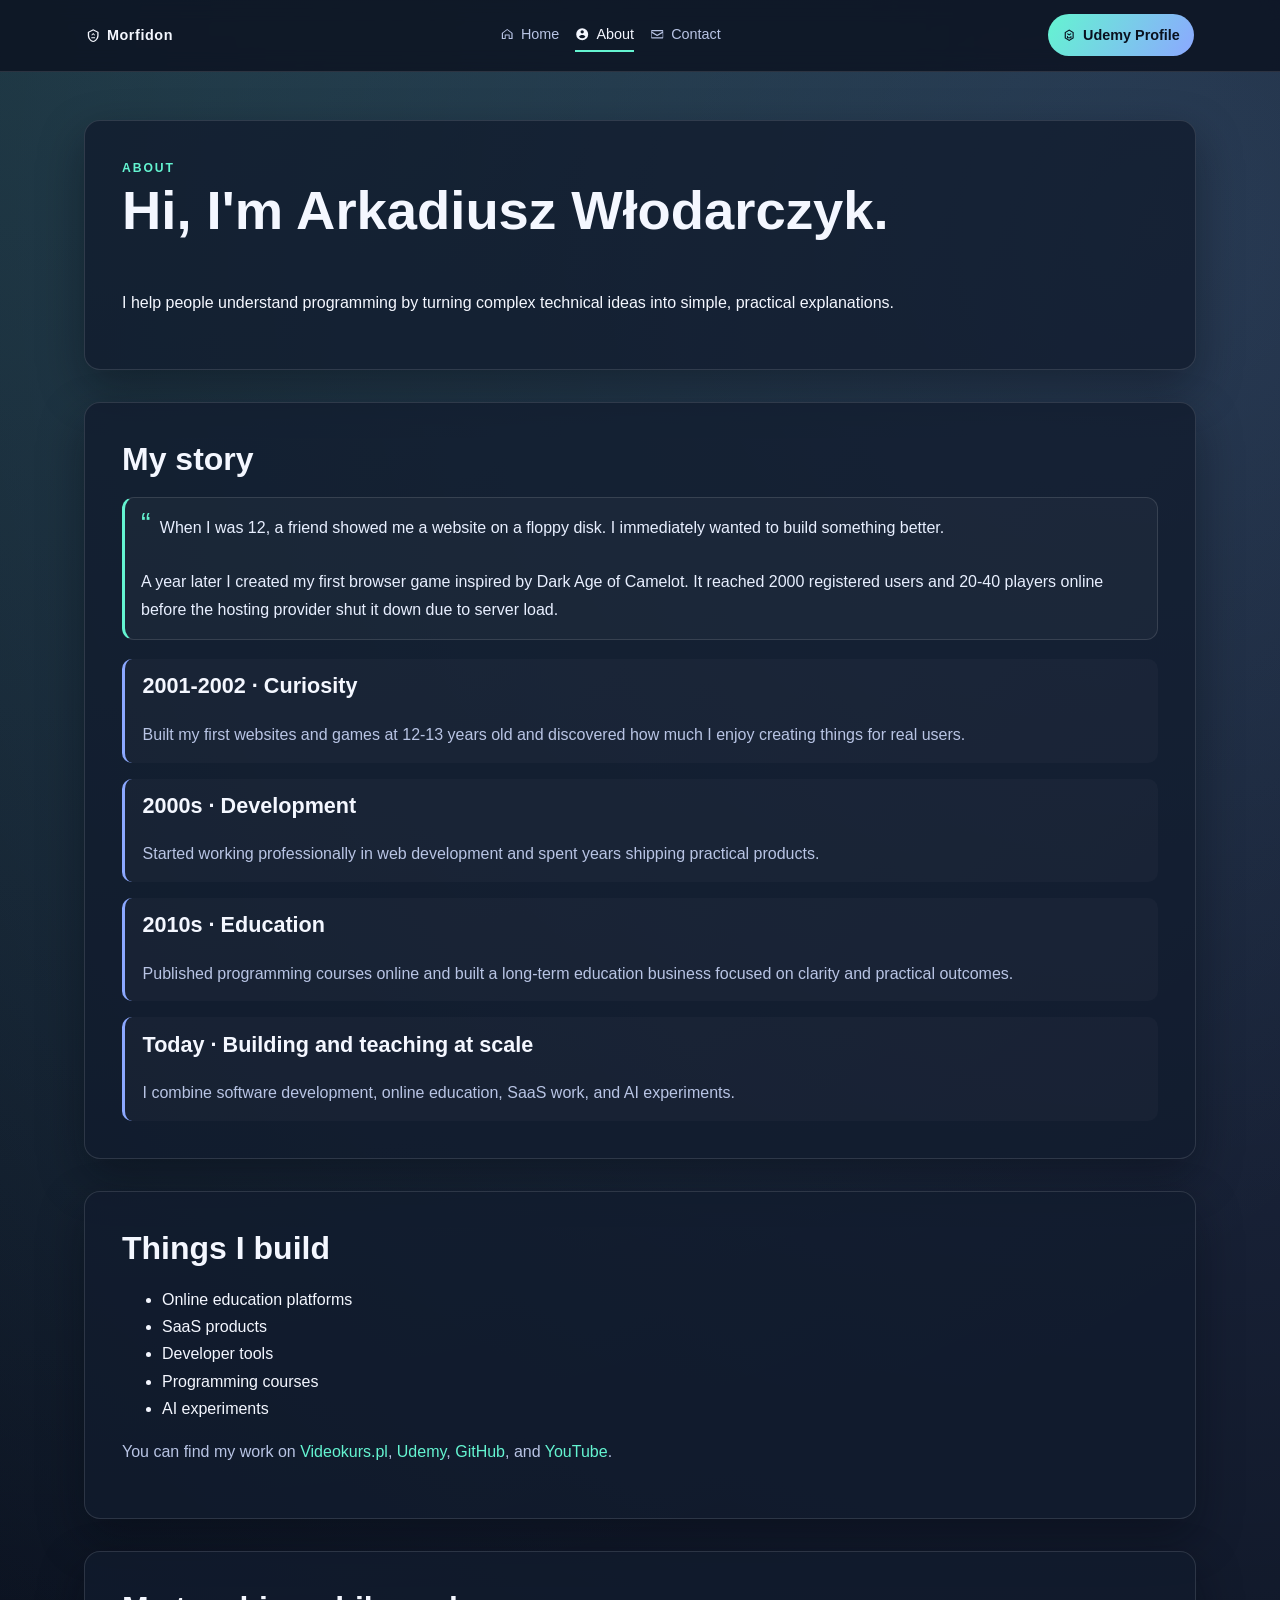
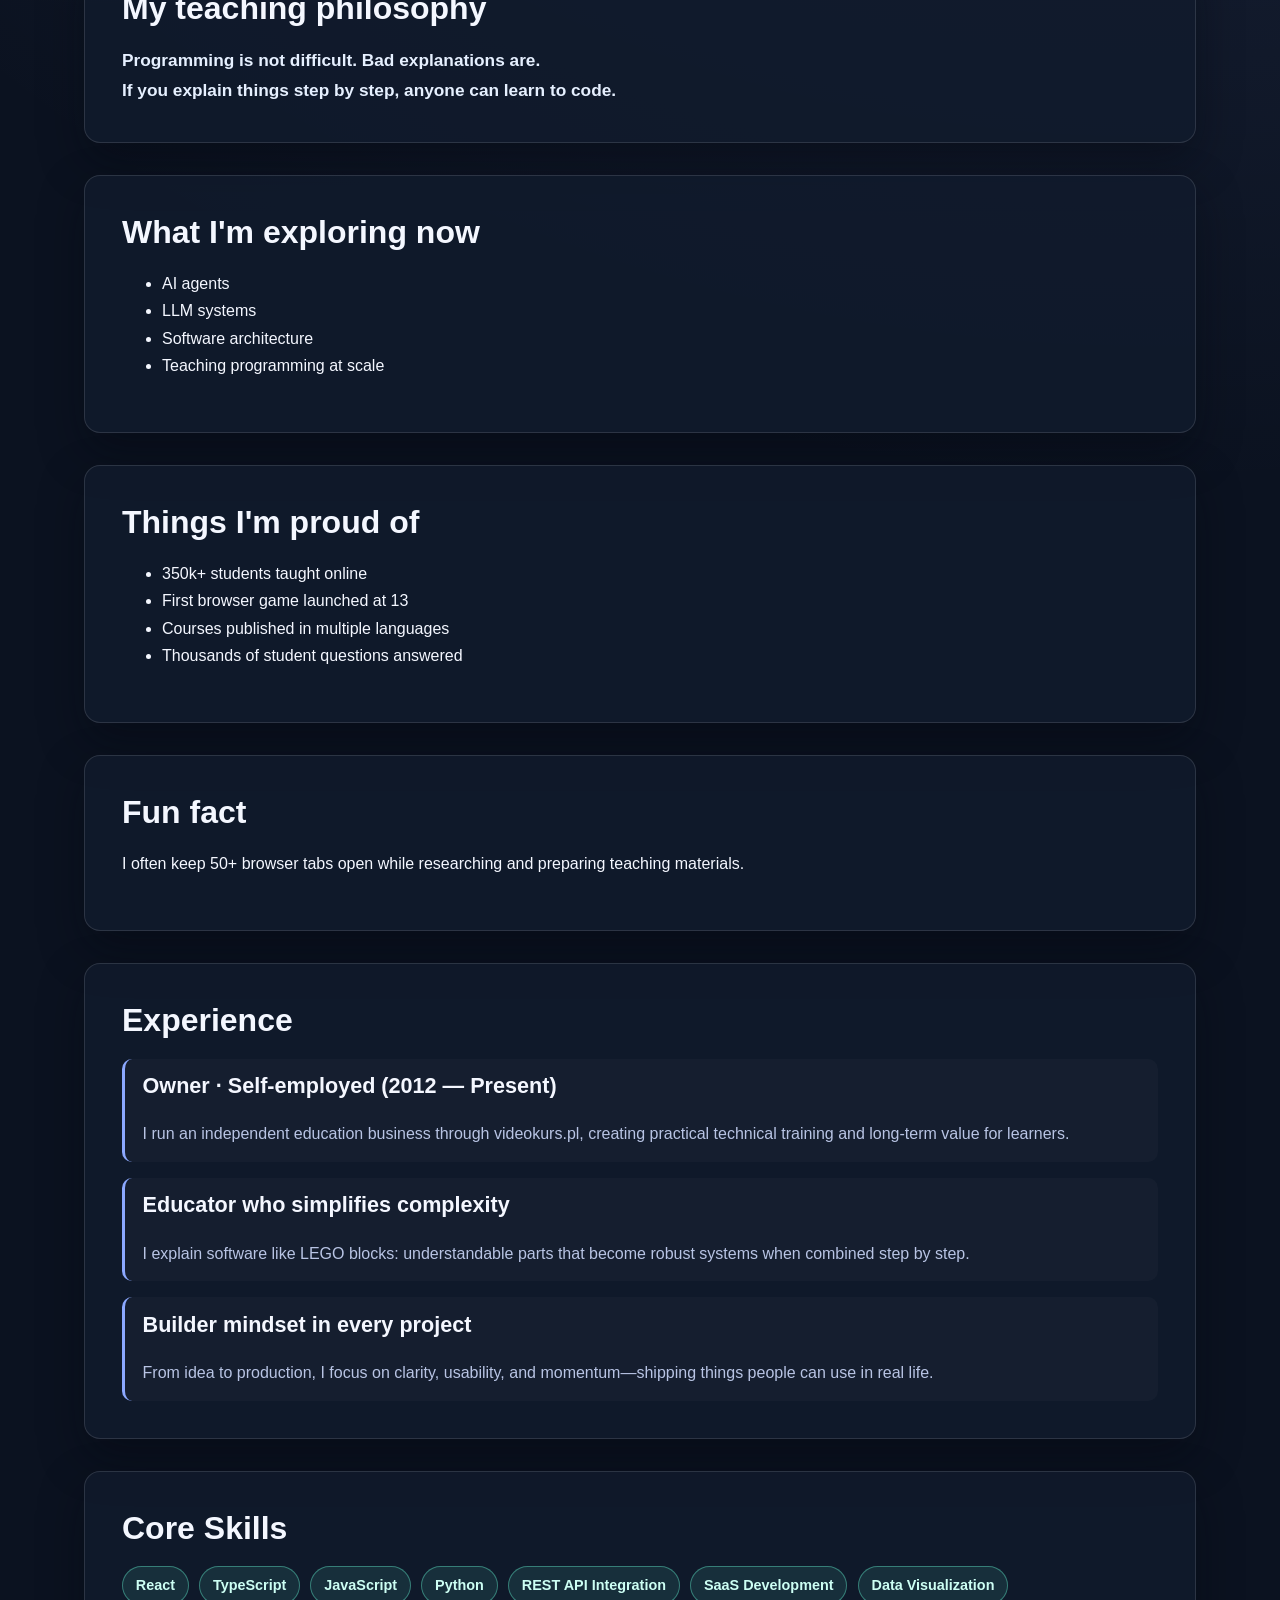
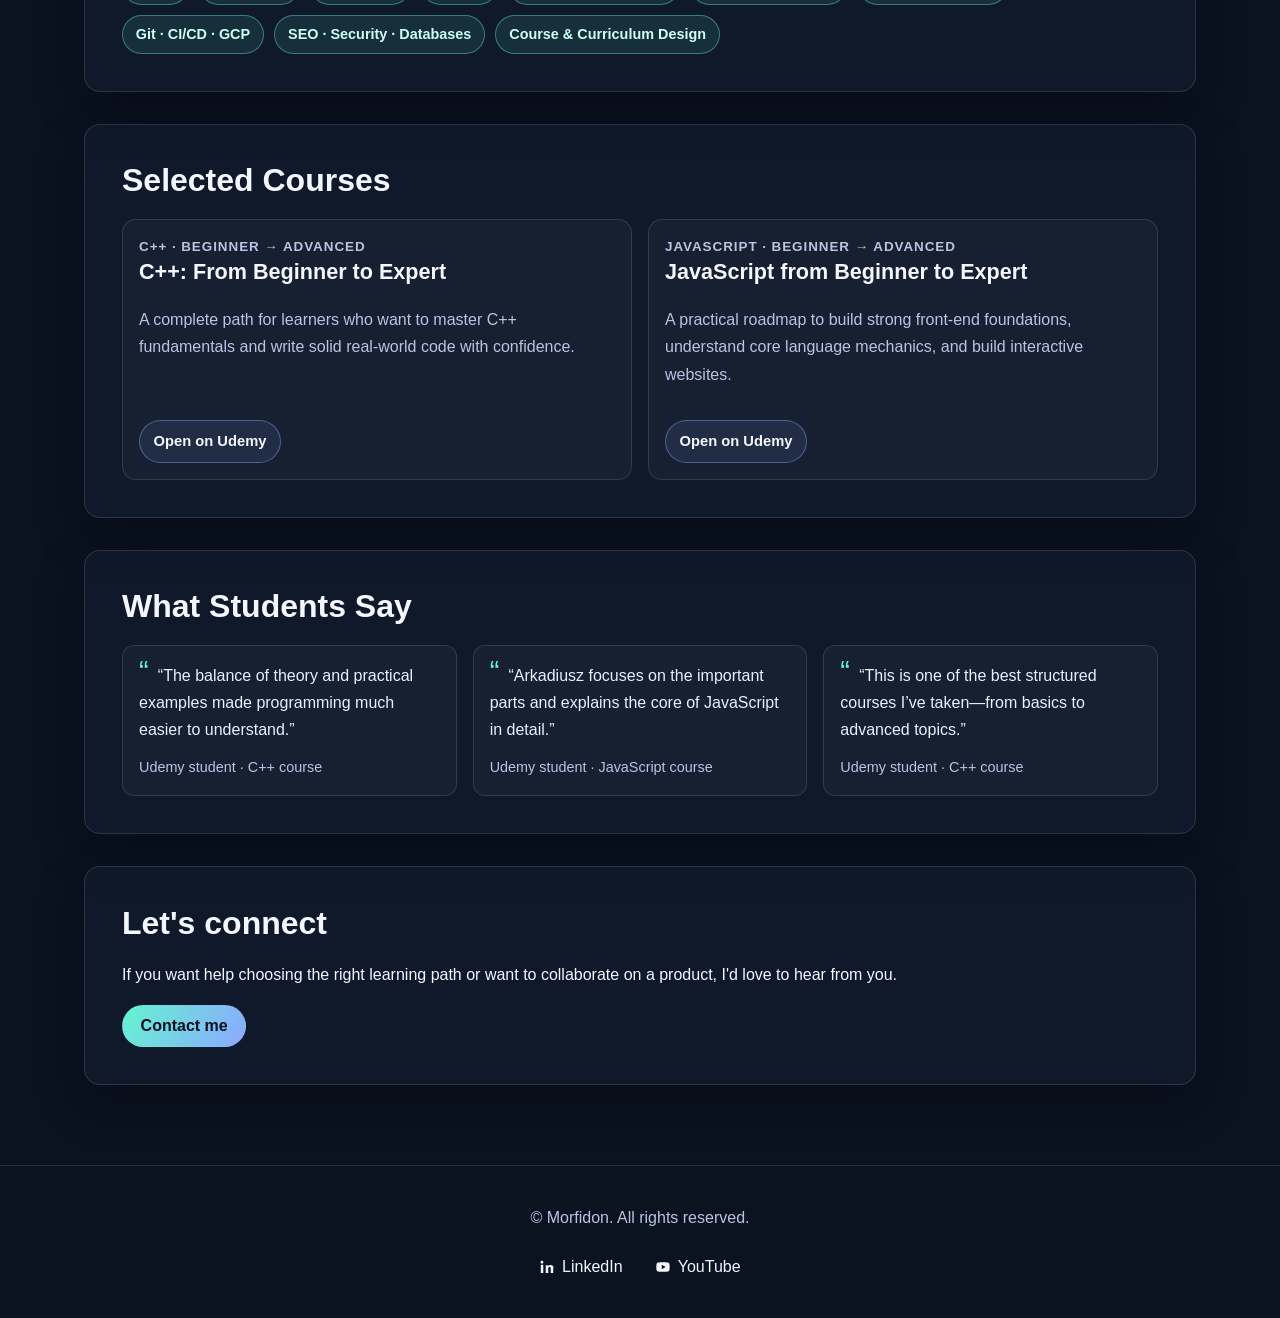
<file: about.html>
<!DOCTYPE html>
<html lang="en">
<head>
    <meta charset="UTF-8">
    <meta name="viewport" content="width=device-width, initial-scale=1.0">
    <title>About | Arkadiusz Włodarczyk</title>
    <link rel="stylesheet" href="css/style.css">
</head>
<body>
    <div id="nav-placeholder"></div>

    <main>
        <section id="about-hero" class="section">
            <p class="eyebrow">About</p>
            <h1>Hi, I'm Arkadiusz Włodarczyk.</h1>
            <p>I help people understand programming by turning complex technical ideas into simple, practical explanations.</p>
        </section>


        <section id="my-story" class="section">
            <h2>My story</h2>
            <blockquote class="story-quote">
                When I was 12, a friend showed me a website on a floppy disk. I immediately wanted to build something better.<br><br>
                A year later I created my first browser game inspired by Dark Age of Camelot. It reached 2000 registered users and 20-40 players online before the hosting provider shut it down due to server load.
            </blockquote>

            <div class="timeline">
                <article class="timeline-item">
                    <h3>2001-2002 · Curiosity</h3>
                    <p>Built my first websites and games at 12-13 years old and discovered how much I enjoy creating things for real users.</p>
                </article>
                <article class="timeline-item">
                    <h3>2000s · Development</h3>
                    <p>Started working professionally in web development and spent years shipping practical products.</p>
                </article>
                <article class="timeline-item">
                    <h3>2010s · Education</h3>
                    <p>Published programming courses online and built a long-term education business focused on clarity and practical outcomes.</p>
                </article>
                <article class="timeline-item">
                    <h3>Today · Building and teaching at scale</h3>
                    <p>I combine software development, online education, SaaS work, and AI experiments.</p>
                </article>
            </div>
        </section>

        <section id="what-i-build" class="section">
            <h2>Things I build</h2>
            <ul>
                <li>Online education platforms</li>
                <li>SaaS products</li>
                <li>Developer tools</li>
                <li>Programming courses</li>
                <li>AI experiments</li>
            </ul>

            <p class="section-intro">You can find my work on <a href="https://videokurs.pl" target="_blank" rel="noopener noreferrer">Videokurs.pl</a>, <a href="https://www.udemy.com/user/arkadiuszwodarczyk/" target="_blank" rel="noopener noreferrer">Udemy</a>, <a href="https://github.com/morfidon" target="_blank" rel="noopener noreferrer">GitHub</a>, and <a href="https://www.youtube.com/@GameDevForNoobs" target="_blank" rel="noopener noreferrer">YouTube</a>.</p>
        </section>

        <section id="philosophy" class="section">
            <h2>My teaching philosophy</h2>
            <p class="philosophy-card">Programming is not difficult. Bad explanations are.<br>If you explain things step by step, anyone can learn to code.</p>
        </section>

        <section id="exploring" class="section">
            <h2>What I'm exploring now</h2>
            <ul>
                <li>AI agents</li>
                <li>LLM systems</li>
                <li>Software architecture</li>
                <li>Teaching programming at scale</li>
            </ul>
        </section>

        <section id="proud-of" class="section">
            <h2>Things I'm proud of</h2>
            <ul>
                <li>350k+ students taught online</li>
                <li>First browser game launched at 13</li>
                <li>Courses published in multiple languages</li>
                <li>Thousands of student questions answered</li>
            </ul>
        </section>

        <section id="fun-fact" class="section">
            <h2>Fun fact</h2>
            <p>I often keep 50+ browser tabs open while researching and preparing teaching materials.</p>
        </section>

        <section id="experience" class="section">
            <h2>Experience</h2>
            <div class="timeline">
                <article class="timeline-item">
                    <h3>Owner · Self-employed (2012 — Present)</h3>
                    <p>I run an independent education business through videokurs.pl, creating practical technical training and long-term value for learners.</p>
                </article>
                <article class="timeline-item">
                    <h3>Educator who simplifies complexity</h3>
                    <p>I explain software like LEGO blocks: understandable parts that become robust systems when combined step by step.</p>
                </article>
                <article class="timeline-item">
                    <h3>Builder mindset in every project</h3>
                    <p>From idea to production, I focus on clarity, usability, and momentum—shipping things people can use in real life.</p>
                </article>
            </div>
        </section>

        <section id="skills" class="section">
            <h2>Core Skills</h2>
            <div class="skills-wrap">
                <span class="skill-chip">React</span>
                <span class="skill-chip">TypeScript</span>
                <span class="skill-chip">JavaScript</span>
                <span class="skill-chip">Python</span>
                <span class="skill-chip">REST API Integration</span>
                <span class="skill-chip">SaaS Development</span>
                <span class="skill-chip">Data Visualization</span>
                <span class="skill-chip">Git · CI/CD · GCP</span>
                <span class="skill-chip">SEO · Security · Databases</span>
                <span class="skill-chip">Course & Curriculum Design</span>
            </div>
        </section>

        <section id="projects" class="section">
            <h2>Selected Courses</h2>
            <div class="course-grid">
                <article class="course-card" tabindex="0">
                    <div class="course-content">
                        <p class="course-meta">C++ · Beginner → Advanced</p>
                        <h3>C++: From Beginner to Expert</h3>
                        <p>A complete path for learners who want to master C++ fundamentals and write solid real-world code with confidence.</p>
                    </div>
                    <a href="https://www.udemy.com/course/video-course-c-from-beginner-to-expert/?referralCode=F835B8AEE9C81FFE5BE5" class="course-link" target="_blank" rel="noopener noreferrer">Open on Udemy</a>
                </article>
                <article class="course-card" tabindex="0">
                    <div class="course-content">
                        <p class="course-meta">JavaScript · Beginner → Advanced</p>
                        <h3>JavaScript from Beginner to Expert</h3>
                        <p>A practical roadmap to build strong front-end foundations, understand core language mechanics, and build interactive websites.</p>
                    </div>
                    <a href="https://www.udemy.com/course/javascript-from-beginner-to-expert-bring-life-to-your-site/?referralCode=631D070753541D58F328" class="course-link" target="_blank" rel="noopener noreferrer">Open on Udemy</a>
                </article>
            </div>
        </section>

        <section id="testimonials" class="section">
            <h2>What Students Say</h2>
            <div class="testimonials-grid">
                <blockquote>
                    “The balance of theory and practical examples made programming much easier to understand.”
                    <cite>Udemy student · C++ course</cite>
                </blockquote>
                <blockquote>
                    “Arkadiusz focuses on the important parts and explains the core of JavaScript in detail.”
                    <cite>Udemy student · JavaScript course</cite>
                </blockquote>
                <blockquote>
                    “This is one of the best structured courses I’ve taken—from basics to advanced topics.”
                    <cite>Udemy student · C++ course</cite>
                </blockquote>
            </div>
        </section>


        <section id="contact-cta" class="section">
            <h2>Let's connect</h2>
            <p>If you want help choosing the right learning path or want to collaborate on a product, I'd love to hear from you.</p>
            <a href="contact.html" class="cta-button">Contact me</a>
        </section>
    </main>

    <div id="footer-placeholder"></div>

    <script src="js/include-common-elements.js"></script>
    <script src="js/main.js"></script>
</body>
</html>
</file>
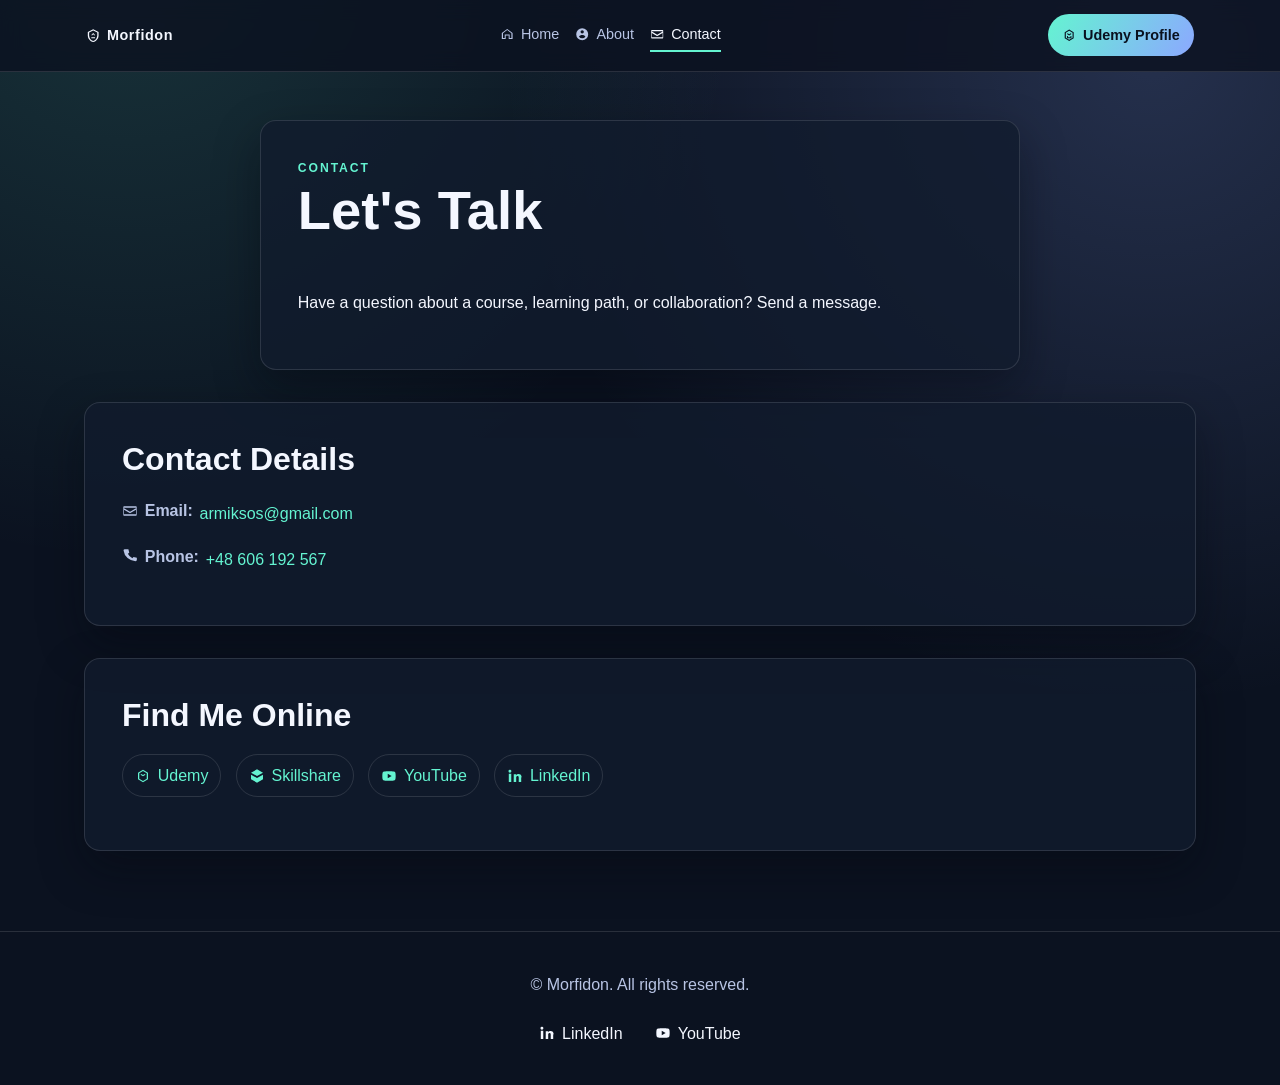
<file: contact.html>
<!DOCTYPE html>
<html lang="en">
<head>
    <meta charset="UTF-8">
    <meta name="viewport" content="width=device-width, initial-scale=1.0">
    <title>Contact | Arkadiusz Włodarczyk</title>
    <link rel="stylesheet" href="css/style.css">
</head>
<body>
    <div id="nav-placeholder"></div>

    <main>
        <section id="contact-hero" class="section">
            <p class="eyebrow">Contact</p>
            <h1>Let's Talk</h1>
            <p>Have a question about a course, learning path, or collaboration? Send a message.</p>
        </section>

        <section id="contact-details" class="section">
            <h2>Contact Details</h2>
            <p><span class="inline-icon-label"><svg class="icon" viewBox="0 0 24 24" aria-hidden="true"><path d="M3 5h18a1 1 0 0 1 1 1v12a1 1 0 0 1-1 1H3a1 1 0 0 1-1-1V6a1 1 0 0 1 1-1Zm0 2v.7L12 13l9-5.3V7H3Zm18 3-8.5 5a1 1 0 0 1-1 0L3 10v7h18v-7Z" fill="currentColor"/></svg>Email:</span> <a href="mailto:armiksos@gmail.com">armiksos@gmail.com</a></p>
            <p><span class="inline-icon-label"><svg class="icon" viewBox="0 0 24 24" aria-hidden="true"><path d="M6.6 2h3l1.3 5-2.1 1.8a15 15 0 0 0 6.7 6.7l1.8-2.1 5 1.3v3a2 2 0 0 1-2 2A18.3 18.3 0 0 1 2.3 3.9a2 2 0 0 1 2-2h2.3Z" fill="currentColor"/></svg>Phone:</span> <a href="tel:+48606192567">+48 606 192 567</a></p>
        </section>

        <section id="contact-info" class="section">
            <h2>Find Me Online</h2>
            <ul>
                <li><a href="https://www.udemy.com/user/arkadiuszwodarczyk/" target="_blank" rel="noopener noreferrer"><svg class="icon" viewBox="0 0 24 24" aria-hidden="true"><path d="M12 2.5 4.5 7v10L12 21.5 19.5 17V7L12 2.5Zm0 2.1 5.6 3.3v8.2L12 19.4l-5.6-3.3V7.9L12 4.6Zm-2.5 4.3 2.5 1.6 2.5-1.6 1.3 1.1-3.8 2.4-3.8-2.4 1.3-1.1Z" fill="currentColor"/></svg>Udemy</a></li>
                <li><a href="https://www.skillshare.com/en/r/user/morfidon" target="_blank" rel="noopener noreferrer"><svg class="icon" viewBox="0 0 24 24" aria-hidden="true"><path d="M12 2 3 7l9 5 9-5-9-5Zm-9 8 9 5 9-5v7l-9 5-9-5v-7Z" fill="currentColor"/></svg>Skillshare</a></li>
                <li><a href="https://www.youtube.com/@GameDevForNoobs" target="_blank" rel="noopener noreferrer"><svg class="icon" viewBox="0 0 24 24" aria-hidden="true"><path d="M21.6 7.2a2.8 2.8 0 0 0-2-2c-1.8-.5-7.6-.5-7.6-.5s-5.8 0-7.6.5a2.8 2.8 0 0 0-2 2C2 9 2 12 2 12s0 3 .4 4.8a2.8 2.8 0 0 0 2 2c1.8.5 7.6.5 7.6.5s5.8 0 7.6-.5a2.8 2.8 0 0 0 2-2c.4-1.8.4-4.8.4-4.8s0-3-.4-4.8ZM10.1 15.5V8.5L16 12l-5.9 3.5Z" fill="currentColor"/></svg>YouTube</a></li>
                <li><a href="https://www.linkedin.com/in/arkadiusz-w%C5%82odarczyk-99ab03141/" target="_blank" rel="noopener noreferrer"><svg class="icon" viewBox="0 0 24 24" aria-hidden="true"><path d="M6.4 8.8V21H2.7V8.8h3.7Zm.2-3.8a2.2 2.2 0 1 1-4.4 0 2.2 2.2 0 0 1 4.4 0ZM21.3 14v7h-3.7v-6.4c0-1.5-.5-2.5-1.8-2.5-1 0-1.6.7-1.9 1.4-.1.2-.1.6-.1.9V21h-3.7s.1-10.6 0-11.7h3.7v1.7c.5-.8 1.5-1.9 3.6-1.9 2.6 0 4.6 1.7 4.6 5.1Z" fill="currentColor"/></svg>LinkedIn</a></li>
            </ul>
        </section>
    </main>

    <div id="footer-placeholder"></div>

    <script src="js/include-common-elements.js"></script>
    <script src="js/main.js"></script>
</body>
</html>
</file>
<file: css/style.css>
:root {
    --bg: #0b1220;
    --bg-elevated: #111b2e;
    --surface: rgba(17, 27, 46, 0.78);
    --surface-strong: #17243c;
    --text-main: #f4f7ff;
    --text-muted: #b8c4e4;
    --accent: #64f4d1;
    --accent-2: #8ca8ff;
    --warm: #ffb971;
    --border: rgba(255, 255, 255, 0.12);
    --shadow: 0 18px 45px rgba(4, 8, 16, 0.4);
    --radius: 16px;
}

* {
    box-sizing: border-box;
}

html {
    scroll-behavior: smooth;
}

body {
    margin: 0;
    font-family: "Inter", "Segoe UI", Roboto, Arial, sans-serif;
    line-height: 1.7;
    background:
        radial-gradient(circle at 10% -5%, rgba(100, 244, 209, 0.15), transparent 38%),
        radial-gradient(circle at 90% 5%, rgba(140, 168, 255, 0.2), transparent 42%),
        var(--bg);
    color: var(--text-main);
}

a {
    color: var(--accent);
    text-decoration: none;
    transition: color 0.2s ease, background-color 0.2s ease, border-color 0.2s ease, transform 0.2s ease, box-shadow 0.2s ease;
}

a:hover {
    color: var(--warm);
}

header {
    position: sticky;
    top: 0;
    z-index: 50;
    backdrop-filter: blur(10px);
    background: rgba(11, 18, 32, 0.82);
    border-bottom: 1px solid var(--border);
}

.site-nav {
    max-width: 1150px;
    margin: 0 auto;
    padding: 0.9rem 1.3rem;
    display: flex;
    align-items: center;
    gap: 1.2rem;
}

.brand {
    font-weight: 800;
    letter-spacing: 0.04em;
    color: var(--text-main);
}

.site-nav ul {
    list-style: none;
    margin: 0;
    padding: 0;
    display: flex;
    gap: 1rem;
    flex: 1;
    justify-content: center;
    flex-wrap: wrap;
}

.site-nav a {
    font-size: 0.9rem;
}

.site-nav ul a {
    color: var(--text-muted);
    padding: 0.2rem 0;
    border-bottom: 2px solid transparent;
}

.site-nav ul a:hover,
.site-nav ul a.is-active {
    color: var(--text-main);
    border-bottom-color: var(--accent);
}


.nav-pages {
    flex: 0;
    justify-content: flex-start;
}

.nav-cta {
    background: linear-gradient(120deg, var(--accent), var(--accent-2));
    color: #09111f;
    padding: 0.55rem 0.9rem;
    border-radius: 999px;
    font-weight: 700;
}


.icon {
    width: 1em;
    height: 1em;
    flex-shrink: 0;
}

.brand,
.site-nav ul a,
.nav-cta,
.section-links a,
.course-link,
.social-links a,
#contact-info li a,
.inline-icon-label {
    display: inline-flex;
    align-items: center;
    gap: 0.42rem;
}

.inline-icon-label {
    color: var(--text-muted);
    font-weight: 600;
    margin-right: 0.15rem;
}

main {
    max-width: 1150px;
    margin: 0 auto;
    padding: 1rem 1.2rem 3rem;
}

.section {
    margin-top: 2rem;
    background: var(--surface);
    border: 1px solid var(--border);
    border-radius: var(--radius);
    box-shadow: var(--shadow);
    padding: clamp(1.4rem, 3vw, 2.3rem);
}

.section-alt {
    background: rgba(255, 255, 255, 0.055);
}

h1,
h2,
h3 {
    margin-top: 0;
    line-height: 1.2;
}

h1 {
    font-size: clamp(2rem, 4.5vw, 3.4rem);
}

h2 {
    font-size: clamp(1.4rem, 2.8vw, 2rem);
    margin-bottom: 1.2rem;
}

h3 {
    font-size: clamp(1.05rem, 1.9vw, 1.35rem);
}

.eyebrow {
    margin: 0;
    color: var(--accent);
    text-transform: uppercase;
    letter-spacing: 0.16em;
    font-size: 0.76rem;
    font-weight: 700;
}

#hero {
    background:
        linear-gradient(120deg, rgba(100, 244, 209, 0.09), rgba(140, 168, 255, 0.2)),
        var(--surface-strong);
}

.hero-lead {
    max-width: 700px;
    color: var(--text-muted);
}

.hero-grid {
    display: grid;
    grid-template-columns: 1.5fr minmax(220px, 320px);
    gap: 1rem;
    align-items: end;
}

.hero-trust {
    position: relative;
    border: 1px solid rgba(123, 164, 255, 0.38);
    background: linear-gradient(155deg, rgba(15, 27, 49, 0.95) 0%, rgba(11, 22, 42, 0.96) 58%, rgba(8, 18, 35, 0.98) 100%);
    border-radius: 18px;
    padding: 1rem 1rem 0.9rem;
    box-shadow:
        inset 0 1px 0 rgba(180, 209, 255, 0.12),
        0 14px 36px rgba(8, 14, 30, 0.45),
        0 0 0 1px rgba(123, 164, 255, 0.12);
    overflow: hidden;
}

.hero-trust::after {
    content: "";
    position: absolute;
    inset: 0;
    pointer-events: none;
    background: radial-gradient(circle at 100% 0%, rgba(100, 244, 209, 0.12), transparent 52%);
}

.hero-trust-value {
    font-size: clamp(1.28rem, 2.4vw, 1.75rem);
    font-weight: 800;
    margin: 0;
    text-shadow: 0 0 16px rgba(100, 244, 209, 0.33);
}

.hero-trust-text {
    margin: 0.35rem 0 0;
    color: #ecf3ff;
    font-size: 0.94rem;
    letter-spacing: 0.01em;
}

.hero-trust-platforms {
    margin: 0.6rem 0 0;
    color: #d4e2ff;
    font-size: 0.87rem;
}

.hero-trust-since {
    margin: 0.55rem 0 0;
    color: var(--text-muted);
    font-size: 0.76rem;
    letter-spacing: 0.12em;
    text-transform: uppercase;
}

.hero-actions {
    display: flex;
    flex-wrap: wrap;
    gap: 0.8rem;
    margin-top: 1.1rem;
}

.section-links {
    margin-top: 1rem;
    display: flex;
    flex-wrap: wrap;
    gap: 0.55rem;
}

.section-links a {
    color: var(--text-muted);
    border: 1px solid var(--border);
    border-radius: 999px;
    padding: 0.25rem 0.7rem;
    font-size: 0.84rem;
}

.section-links a:hover,
.section-links a.is-active {
    color: var(--text-main);
    border-color: rgba(100, 244, 209, 0.5);
    background: rgba(100, 244, 209, 0.1);
    transform: translateY(-1px);
}

.cta-button,
.ghost-button {
    display: inline-flex;
    align-items: center;
    justify-content: center;
    gap: 0.45rem;
    line-height: 1.1;
    padding: 0.72rem 1.1rem;
    border-radius: 999px;
    font-weight: 700;
    border: 1px solid transparent;
    transition: transform 0.2s ease, box-shadow 0.2s ease, border-color 0.2s ease, background 0.2s ease;
}

.cta-button {
    background: linear-gradient(120deg, var(--accent), var(--accent-2));
    color: #09111f;
}

.cta-button:hover,
.cta-button:focus-visible {
    color: #09111f;
    transform: translateY(-2px);
    box-shadow: 0 10px 24px rgba(100, 244, 209, 0.28);
}

.ghost-button {
    border-color: var(--border);
    color: var(--text-main);
}

.ghost-button:hover,
.ghost-button:focus-visible {
    color: var(--text-main);
    border-color: rgba(100, 244, 209, 0.55);
    background: rgba(100, 244, 209, 0.14);
    transform: translateY(-2px);
}

.cta-button .icon,
.ghost-button .icon {
    width: 0.95em;
    height: 0.95em;
    transform: translateY(0.02em);
}

.metrics-grid {
    display: grid;
    grid-template-columns: repeat(auto-fit, minmax(180px, 1fr));
    gap: 0.8rem;
}

.metric-card {
    background: rgba(255, 255, 255, 0.03);
    border: 1px solid var(--border);
    border-radius: 12px;
    padding: 1rem;
    transition: transform 0.2s ease, box-shadow 0.2s ease, border-color 0.2s ease;
}

.metric-card:hover {
    transform: translateY(-3px);
    border-color: rgba(100, 244, 209, 0.45);
    box-shadow: 0 14px 30px rgba(7, 13, 25, 0.35);
}

.metric-value {
    margin: 0;
    font-size: clamp(1.6rem, 4vw, 2.2rem);
    font-weight: 800;
    line-height: 1.1;
}

.metric-label {
    margin-bottom: 0;
    color: var(--text-muted);
    display: inline-flex;
    align-items: flex-start;
    gap: 0.42rem;
    line-height: 1.35;
}

.metric-label .icon {
    width: 0.95em;
    height: 0.95em;
    margin-top: 0.18em;
    opacity: 0.9;
}


.section-intro {
    color: var(--text-muted);
    max-width: 760px;
}

.featured-achievements {
    background:
        linear-gradient(160deg, rgba(140, 168, 255, 0.13), rgba(100, 244, 209, 0.1)),
        var(--surface);
}

.achievement-grid {
    display: grid;
    gap: 1rem;
    grid-template-columns: repeat(auto-fit, minmax(240px, 1fr));
}

.achievement-card {
    background: rgba(8, 14, 26, 0.45);
    border: 1px solid var(--border);
    border-radius: 14px;
    padding: 1rem;
    box-shadow: inset 0 1px 0 rgba(255, 255, 255, 0.05);
    transition: transform 0.2s ease, box-shadow 0.2s ease, border-color 0.2s ease;
}

.achievement-card:hover {
    transform: translateY(-3px);
    border-color: rgba(140, 168, 255, 0.45);
    box-shadow: 0 14px 30px rgba(7, 13, 25, 0.35);
}

.achievement-card h3 {
    font-size: 1.06rem;
    margin-bottom: 0.55rem;
}

.achievement-card p {
    margin-bottom: 0;
    color: var(--text-muted);
}

.achievement-tag {
    margin: 0 0 0.45rem;
    color: var(--warm);
    font-size: 0.78rem;
    text-transform: uppercase;
    letter-spacing: 0.08em;
    font-weight: 700;
}

.playbook-flow {
    display: grid;
    grid-template-columns: repeat(auto-fit, minmax(220px, 1fr));
    gap: 0.85rem;
}

.playbook-step {
    position: relative;
    background: rgba(255, 255, 255, 0.02);
    border: 1px solid var(--border);
    border-radius: 12px;
    padding: 1rem;
    transition: transform 0.2s ease, border-color 0.2s ease;
}

.playbook-step:hover {
    transform: translateY(-3px);
    border-color: rgba(100, 244, 209, 0.45);
}

.playbook-step:not(:last-child)::after {
    content: "→";
    position: absolute;
    right: -0.62rem;
    top: 50%;
    transform: translateY(-50%);
    color: rgba(100, 244, 209, 0.6);
    font-size: 1.1rem;
}

.playbook-step p {
    margin-bottom: 0;
    color: var(--text-muted);
}

.timeline {
    display: grid;
    gap: 1rem;
}

.timeline-item {
    position: relative;
    padding: 0.9rem 0.9rem 0.9rem 1.1rem;
    border-left: 3px solid var(--accent-2);
    background: rgba(255, 255, 255, 0.025);
    border-radius: 10px;
}

.timeline-item p {
    color: var(--text-muted);
    margin-bottom: 0;
}

.skills-wrap {
    display: flex;
    flex-wrap: wrap;
    gap: 0.65rem;
}

.skill-chip {
    background: rgba(100, 244, 209, 0.1);
    border: 1px solid rgba(100, 244, 209, 0.4);
    color: #cdfff4;
    padding: 0.38rem 0.8rem;
    border-radius: 999px;
    font-size: 0.9rem;
    font-weight: 600;
}

.course-grid {
    display: grid;
    grid-template-columns: repeat(auto-fit, minmax(280px, 1fr));
    gap: 1rem;
}

.course-card {
    background: rgba(255, 255, 255, 0.03);
    border: 1px solid var(--border);
    border-radius: 14px;
    overflow: hidden;
    display: flex;
    flex-direction: column;
    cursor: pointer;
    transition: transform 0.2s ease, border-color 0.2s ease;
}

.course-card:hover,
.course-card:focus-within {
    transform: translateY(-3px);
    border-color: rgba(100, 244, 209, 0.5);
}

.course-content {
    padding: 1rem;
    flex: 1;
}

.course-meta {
    margin: 0;
    color: var(--warm);
    font-size: 0.84rem;
    font-weight: 600;
    text-transform: uppercase;
    letter-spacing: 0.07em;
}

.course-content p {
    color: var(--text-muted);
}

.course-link {
    display: inline-flex;
    align-items: center;
    gap: 0.35rem;
    align-self: flex-start;
    margin: 0 1rem 1rem;
    font-weight: 700;
    font-size: 0.92rem;
    padding: 0.5rem 0.85rem;
    border-radius: 999px;
    border: 1px solid rgba(140, 168, 255, 0.42);
    background: rgba(140, 168, 255, 0.1);
    color: var(--text-main);
    transition: transform 0.2s ease, border-color 0.2s ease, background 0.2s ease;
}

.course-link:hover,
.course-link:focus-visible {
    border-color: rgba(100, 244, 209, 0.58);
    background: rgba(100, 244, 209, 0.16);
    color: #f8fcff;
    transform: translateX(2px);
}

.testimonials-grid {
    display: grid;
    gap: 1rem;
    grid-template-columns: repeat(auto-fit, minmax(250px, 1fr));
}

blockquote {
    margin: 0;
    padding: 1rem;
    border-radius: 12px;
    background: rgba(255, 255, 255, 0.03);
    border: 1px solid var(--border);
    color: #e8efff;
}

.story-quote {
    margin-bottom: 1.2rem;
    border-left: 3px solid var(--accent);
}

.philosophy-card {
    margin: 0;
    font-size: 1.08rem;
    font-weight: 600;
    color: #e6f0ff;
}

blockquote::before {
    content: "“";
    font-size: 1.8rem;
    color: var(--accent);
    line-height: 0;
    margin-right: 0.3rem;
}

cite {
    display: block;
    margin-top: 0.7rem;
    color: var(--text-muted);
    font-style: normal;
    font-size: 0.9rem;
}

#about-content ul {
    padding-left: 1rem;
}

#contact-form,
#contact-hero {
    max-width: 760px;
    margin-left: auto;
    margin-right: auto;
}

.form-group {
    margin-bottom: 1rem;
}

.form-group label {
    display: block;
    margin-bottom: 0.35rem;
    color: var(--text-muted);
    font-weight: 600;
}

.form-group input,
.form-group textarea {
    width: 100%;
    border-radius: 10px;
    border: 1px solid var(--border);
    background: rgba(0, 0, 0, 0.18);
    color: var(--text-main);
    padding: 0.65rem 0.75rem;
}

.form-group textarea {
    min-height: 145px;
    resize: vertical;
}

#contact-info ul {
    list-style: none;
    display: flex;
    flex-wrap: wrap;
    gap: 0.9rem;
    padding: 0;
}

#contact-info li a {
    display: inline-flex;
    padding: 0.45rem 0.75rem;
    border-radius: 999px;
    border: 1px solid var(--border);
}

footer {
    margin-top: 2rem;
    text-align: center;
    color: var(--text-muted);
    border-top: 1px solid var(--border);
    padding: 1.4rem 1rem 2rem;
}

.social-links {
    margin-top: 0.6rem;
    display: flex;
    justify-content: center;
    gap: 0.8rem;
}

.social-links a {
    color: var(--text-main);
    padding: 0.3rem 0.55rem;
    border-radius: 999px;
    border: 1px solid transparent;
}

.social-links a:hover {
    border-color: var(--border);
    background: rgba(255, 255, 255, 0.03);
}

.more-courses-note {
    color: var(--text-muted);
    margin-top: 1rem;
}


.now-list {
    margin: 0;
    padding-left: 1.1rem;
    color: var(--text-muted);
}

.now-list li + li {
    margin-top: 0.25rem;
}

@media (max-width: 900px) {
    .hero-grid {
        grid-template-columns: 1fr;
    }

    .playbook-step:not(:last-child)::after {
        content: "";
    }
}

@media (max-width: 900px) {
    .site-nav {
        flex-wrap: wrap;
        justify-content: center;
    }

    .site-nav ul {
        order: 3;
    }

    .nav-cta {
        order: 2;
    }
}

@media (max-width: 640px) {
    .site-nav ul {
        gap: 0.6rem;
    }

    .site-nav a {
        font-size: 0.82rem;
    }
}

.story-timeline {
    display: grid;
    grid-template-columns: repeat(auto-fit, minmax(180px, 1fr));
    gap: 0.8rem;
}

.story-year {
    border: 1px solid var(--border);
    border-radius: 12px;
    padding: 0.9rem;
    background: rgba(255, 255, 255, 0.03);
}

.story-year h3 {
    color: var(--accent);
    margin-bottom: 0.3rem;
}

.story-year p {
    color: var(--text-muted);
    margin: 0;
}

.skills-groups {
    display: grid;
    grid-template-columns: repeat(auto-fit, minmax(220px, 1fr));
    gap: 0.85rem;
}

.skill-group {
    border: 1px solid var(--border);
    border-radius: 12px;
    padding: 0.9rem;
    background: rgba(255, 255, 255, 0.02);
}

.skill-group h3 {
    margin-bottom: 0.7rem;
}


.skills-groups-rich {
    gap: 1rem;
}

.badge-grid {
    display: flex;
    flex-wrap: wrap;
    gap: 0.6rem;
}

.skill-badge {
    display: inline-flex;
    line-height: 0;
}

.skill-badge img {
    max-width: 100%;
    height: auto;
}


.avatar-badge {
    display: inline-flex;
    justify-content: center;
    align-items: center;
    width: 2rem;
    height: 2rem;
    border-radius: 50%;
    margin-right: 0.4rem;
    font-size: 0.72rem;
    font-weight: 800;
    color: #09111f;
    background: linear-gradient(120deg, var(--accent), var(--accent-2));
}

.reveal-on-scroll {
    opacity: 0;
    transform: translateY(16px);
    transition: opacity 0.45s ease, transform 0.45s ease;
}

.reveal-on-scroll.is-visible {
    opacity: 1;
    transform: translateY(0);
}
</file>
